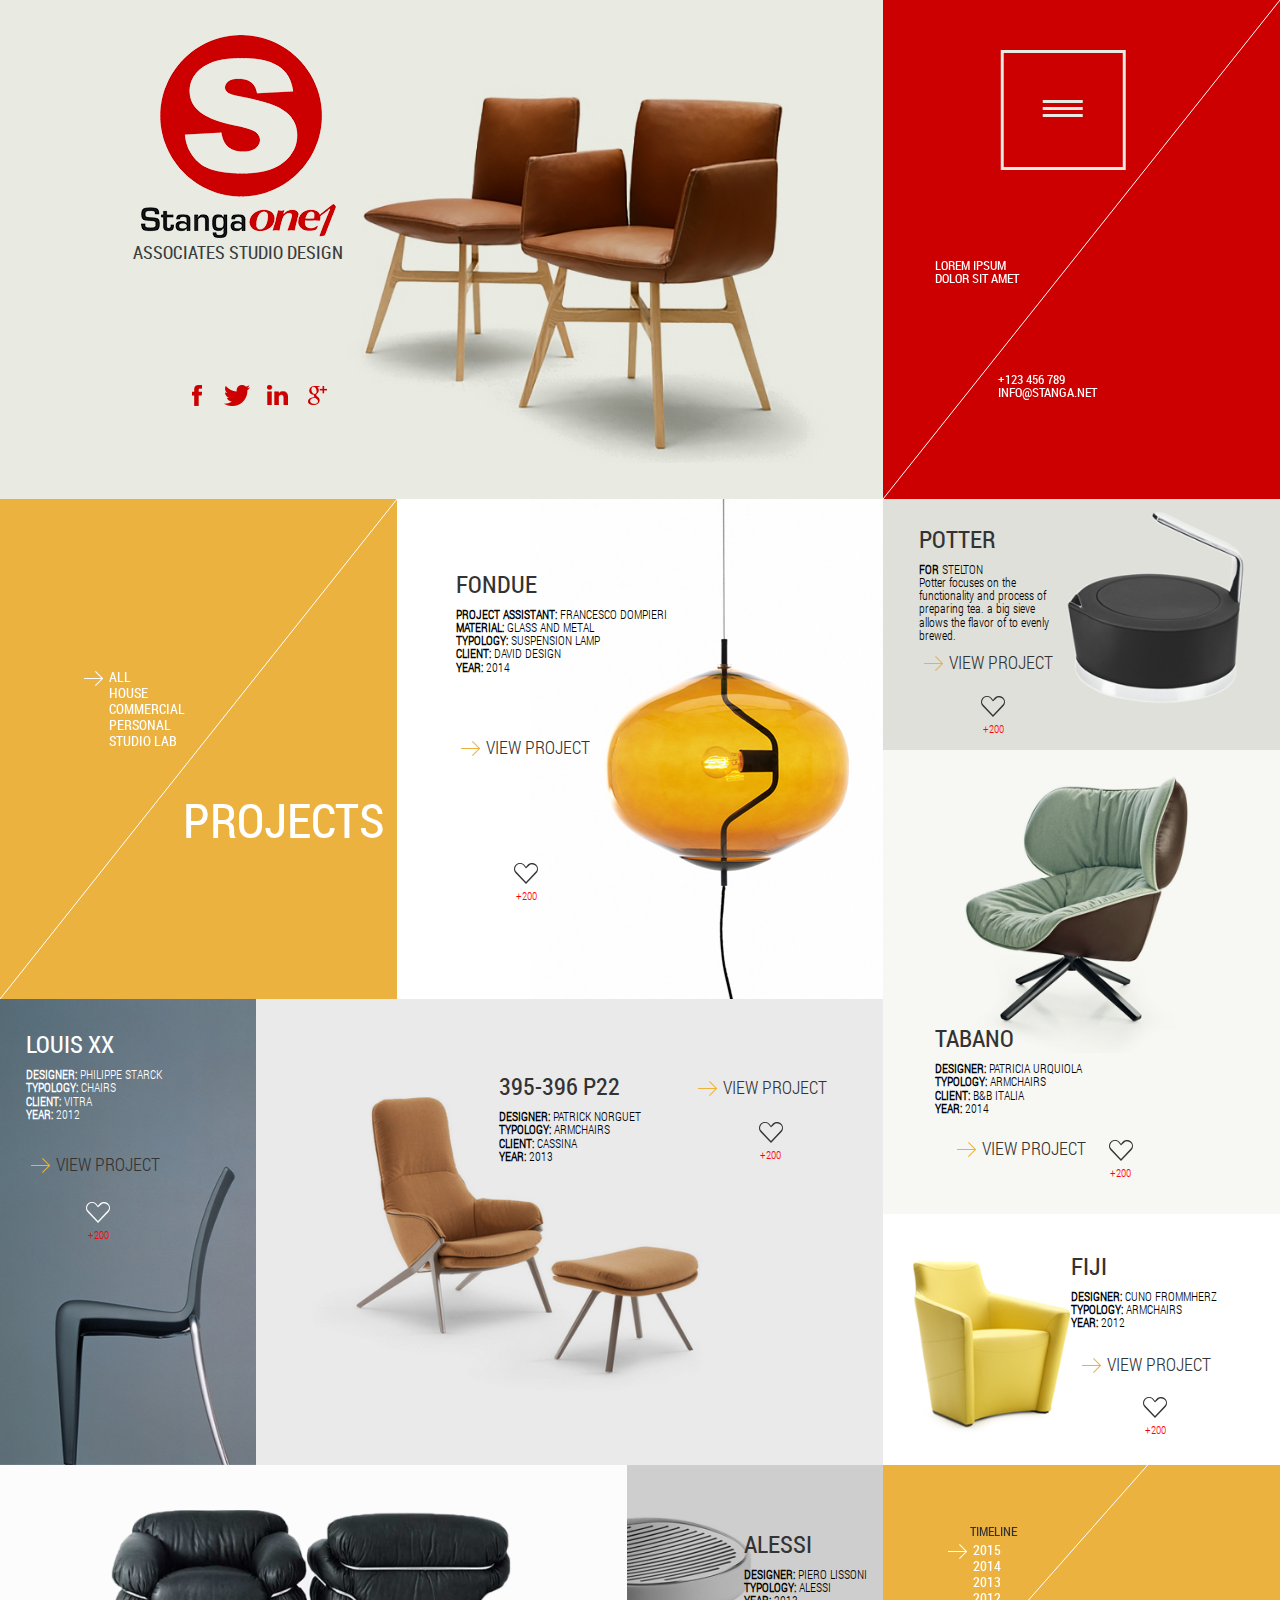
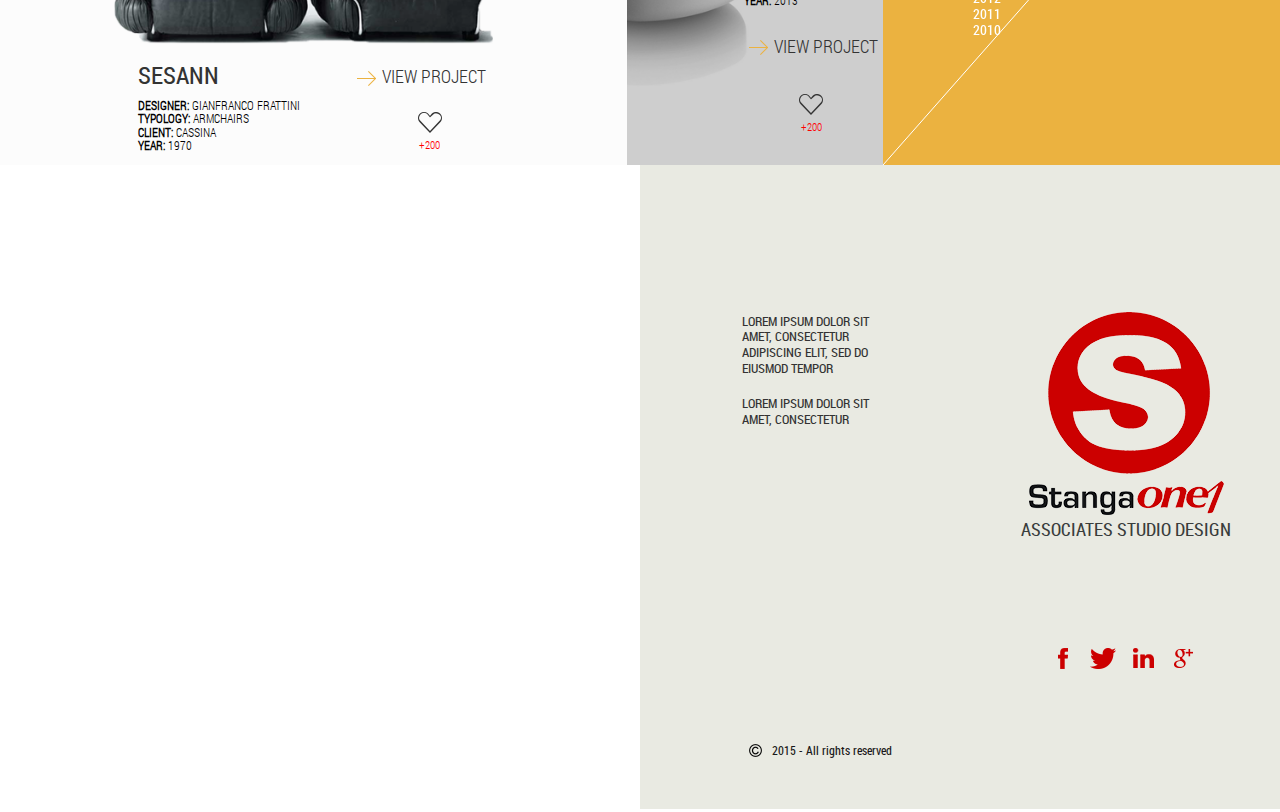
<file: HTML/FED_Responsive_Mid/index.html>
<!DOCTYPE html>

<html lang="en">
	<head>
	    <title>Welcome</title>
	    <meta charset="utf-8">
	    <meta name="viewport" content="width=device-width, initial-scale=1">

	    <link rel="stylesheet" href="css/styles.css">

	    <script src="js/jquery-1.11.3.min.js"></script>
	    <script src="https://ajax.googleapis.com/ajax/libs/jquery/1.11.3/jquery.min.js"></script>

	</head>

	<body>
		<div class="wrapper">
			<div class="row clearfix">
				<div class="col-2">
					<div class="section-1">
						<nav class="menu-section">
							<a href="#" class="buggur-menu"></a>
							<ul class="main-nav clearfix">
								<li><a href="#">home</a></li>
								<li><a href="#">projects</a></li> 
								<li><a href="#">studio</a></li>
								<li><a href="#">news</a></li>
								<li><a href="#">contact</a></li>
								<li class="close-btn"></li>
							</ul>
						</nav>

						<div class="flying-text top">
							<p>Lorem ipsum</p>
							<p>dolor sit amet</p>
						</div>
						<!-- <div class="line"></div> -->
						<canvas id="myCanvas1" class="myCanvas" rel-type="100"></canvas>
						<div class="flying-text bottom">
							<p>+123 456 789</p>
							<p>info@stanga.net</p>
						</div>
					</div>
				</div>

				<div class="col-1">
					<div class="row section-2 clearfix">
						<div class="content-box">
							<a href="#" class="logo">
								<img src="img/logo.png" alt="Stanga One1">
							</a>
							<h1>ASSOCIATES STUDIO DESIGN</h1>

							<div class="socials clearfix">
								<a href="http://www.facebook.com" class="social fb"></a>
								<a href="http://www.twitter.com" class="social twitter"></a>
								<a href="http://www.linkedin.com" class="social linkedin"></a>
								<a href="https://plus.google.com" class="social gplus"></a>
							</div>
						</div>
					</div>
				</div>
			</div>

			<div class="row clearfix">
				<div class="col-1">
					<div class="row clearfix">
						<div class="col section-3">
							<ul class="sub-nav clearfix">
								<li><a href="#">All</a></li>
								<li><a href="#">House</a></li>
								<li><a href="#">Commercial</a></li>
								<li><a href="#">Personal</a></li>
								<li><a href="#">Studio Lab</a></li>
							</ul>
							<!-- <div class="line"></div> -->
							<canvas id="myCanvas2" class="myCanvas" rel-type="100"></canvas>
							<h2>projects</h2>
						</div>

						<div class="col section-4">
							<div class="project-description clearfix">
								<div class="info-box">
									<h3>FONDUE</h3>
									<p><span class="bold">Project Assistant:</span> Francesco Dompieri</p>
									<p><span class="bold">Material:</span> Glass and Metal</p>
									<p><span class="bold">Typology:</span> Suspension lamp</p>
									<p><span class="bold">Client:</span> David Design</p>
									<p><span class="bold">Year:</span> 2014</p>
								</div>

								<div class="more-section">
									<a href="#" class="main-btn">view project</a>
									<a href="#" class="likes">+200</a>
								</div>
							</div>
						</div>
					</div>

					<div class="row clearfix">
						<div class="col section-5">
							<div class="project-description clearfix">
								<div class="info-box">
									<h3>louis xx</h3>
									<p><span class="bold">DESIGNER:</span> philippe starck </p>
									<p><span class="bold">Typology:</span> chairs</p>
									<p><span class="bold">Client:</span> vitra</p>
									<p><span class="bold">Year:</span> 2012</p>
								</div>

								<div class="more-section">
									<a href="#" class="main-btn">view project</a>
									<a href="#" class="likes">+200</a>
								</div>
							</div>
						</div>

						<div class="col section-6">
							<div class="project-description clearfix">
								<div class="info-box">
									<h3>395-396 P22</h3>
									<p><span class="bold">DESIGNER:</span> Patrick Norguet </p>
									<p><span class="bold">Typology:</span> ARMchairs</p>
									<p><span class="bold">Client:</span> Cassina</p>
									<p><span class="bold">Year:</span> 2013</p>
								</div>

								<div class="more-section">
									<a href="#" class="main-btn">view project</a>
									<a href="#" class="likes">+200</a>
								</div>
							</div>
						</div>
					</div>

					<div class="row clearfix">
						<div class="col section-7">
							<div class="project-description clearfix">
								<div class="info-box">
									<h3>Sesann</h3>
									<p><span class="bold">DESIGNER:</span> Gianfranco Frattini</p>
									<p><span class="bold">Typology:</span> armchairs</p>
									<p><span class="bold">Client:</span> cassina</p>
									<p><span class="bold">Year:</span> 1970</p>
								</div>

								<div class="more-section">
									<a href="#" class="main-btn">view project</a>
									<a href="#" class="likes">+200</a>
								</div>
							</div>
						</div>

						<div class="col section-8">
							<div class="project-description clearfix">
								<div class="info-box">
									<h3>Alessi</h3>
									<p><span class="bold">DESIGNER:</span> Piero Lissoni</p>
									<p><span class="bold">Typology:</span> Alessi</p>
									<p><span class="bold">Year:</span> 2013</p>
								</div>

								<div class="more-section">
									<a href="#" class="main-btn">view project</a>
									<a href="#" class="likes">+200</a>
								</div>
							</div>
						</div>
					</div>
				</div>

				<div class="col-2">
					<div class="section-9">
						<div class="project-description clearfix">
							<div class="info-box">
								<h3>potter</h3>
								<p><span class="bold">FOR</span>&nbsp;STELTON</p>
								<p>Potter focuses on the functionality and process of preparing tea. a big sieve allows the flavor of to evenly brewed.</p>
							</div>

							<div class="more-section">
								<a href="#" class="main-btn">view project</a>
								<a href="#" class="likes">+200</a>
							</div>
						</div>
					</div>

					<div class="section-10">
						<div class="project-description clearfix">
							<div class="info-box">
								<h3>tabano</h3>
								<p><span class="bold">DESIGNER:</span> PATRICIA URQUIOLA</p>
								<p><span class="bold">Typology:</span> Armchairs</p>
								<p><span class="bold">Client:</span> B&B ITALIA</p>
								<p><span class="bold">Year:</span> 2014</p>
							</div>

							<div class="more-section">
								<a href="#" class="main-btn">view project</a>
								<a href="#" class="likes">+200</a>
							</div>
						</div>
					</div>

					<div class="section-11">
						<div class="project-description clearfix">
							<div class="info-box">
								<h3>FIJI</h3>
								<p><span class="bold">DESIGNER:</span> Cuno Frommherz</p>
								<p><span class="bold">Typology:</span> armchairs</p>
								<p><span class="bold">Year:</span> 2012</p>
							</div>

							<div class="more-section">
								<a href="#" class="main-btn">view project</a>
								<a href="#" class="likes">+200</a>
							</div>
						</div>
					</div>

					<div class="section-12">
						<span class="flying-text">timeline</span>
						<ul class="sub-nav clearfix">
							<li><a href="#">2015</a></li>
							<li><a href="#">2014</a></li>
							<li><a href="#">2013</a></li>
							<li><a href="#">2012</a></li>
							<li><a href="#">2011</a></li>
							<li><a href="#">2010</a></li>
						</ul>
						<!-- <div class="line"></div> -->
						<canvas id="myCanvas3" class="myCanvas" rel-type="50" width="500px" height="500px"></canvas>
					</div>
				</div>
			</div>

			<div class="row clearfix">
				<div class="col section-13">
					<div class="content-box">
						<a href="#" class="logo">
							<img src="img/logo.png" alt="Stanga One1">
						</a>
						<h1>ASSOCIATES STUDIO DESIGN</h1>

						<div class="socials clearfix">
							<a href="http://www.facebook.com" class="social fb"></a>
							<a href="http://www.twitter.com" class="social twitter"></a>
							<a href="http://www.linkedin.com" class="social linkedin"></a>
							<a href="https://plus.google.com" class="social gplus"></a>
						</div>
					</div>
					<div class="flying-text">
						<p>
							Lorem ipsum dolor sit amet, consectetur adipiscing elit, sed do eiusmod tempor
						</p>

						<p>Lorem ipsum dolor sit amet, consectetur </p>
					</div>


					<p class="copyright-text">2015 - All rights reserved</p>
				</div>

				<div class="col section-14">
					<iframe src="https://www.google.com/maps/embed?pb=!1m18!1m12!1m3!1d106089.82207313826!2d-118.2261492810237!3d33.80439130381879!2m3!1f0!2f0!3f0!3m2!1i1024!2i768!4f13.1!3m3!1m2!1s0x80c2cae84099d759%3A0xa1003afac42a8faa!2z0JvQvtC90LMg0JHQuNC50YcsINCa0LDQu9C40YTQvtGA0L3QuNGPLCDQodGK0LXQtNC40L3QtdC90Lgg0YnQsNGC0Lg!5e0!3m2!1sbg!2sbg!4v1452593158606" width="100%" height="644px" frameborder="0" style="border:0" allowfullscreen></iframe>
				</div>

			</div>
		</div><!-- end of wrapper -->
	</body>
</html>

<script>

//Main navigation animation
	$(document).ready(function(){

    $(".buggur-menu").click(function(){
        $(".main-nav").show(500);
    });

    $(".close-btn").click(function(){
        $(".main-nav").hide(500);
    });

    $( window ).resize(function() {
    	drawCanvas(); // Функцията ще се изпълни, когато window-са се рисайзва
    });
    
    drawCanvas(); // Функцията ще се изпълни и когато window-са не се рисайзва
});

//Canvas
	function drawCanvas() {
		$.each($('.myCanvas'), function (ind, canvas)  {
			
			var parent = $($(canvas).parent()[0]).context;
			$(canvas).attr('width', parent.offsetWidth + 'px');
			$(canvas).attr('height', parent.offsetHeight + 'px');
			console.log(parent.offsetWidth + ' H: ' + parent.offsetHeight);
			// return;
			var ctx 	= canvas.getContext('2d');
			var cWidth 	= $(canvas).attr('rel-type') == 100 ? parent.offsetWidth : (parent.offsetWidth / 1.5); //canvas.width;
			var cHeight = parent.offsetHeight; //canvas.height;

			ctx.strokeStyle = "white";
			ctx.beginPath();
			ctx.moveTo(0, cHeight); // 1st point
			ctx.lineTo(cWidth, 0);
			ctx.stroke();
		});
	}

	// var x = document.querySelectorAll(".myCanvas");
	//x[0].style.backgroundColor = "yellow";
</script>
</file>
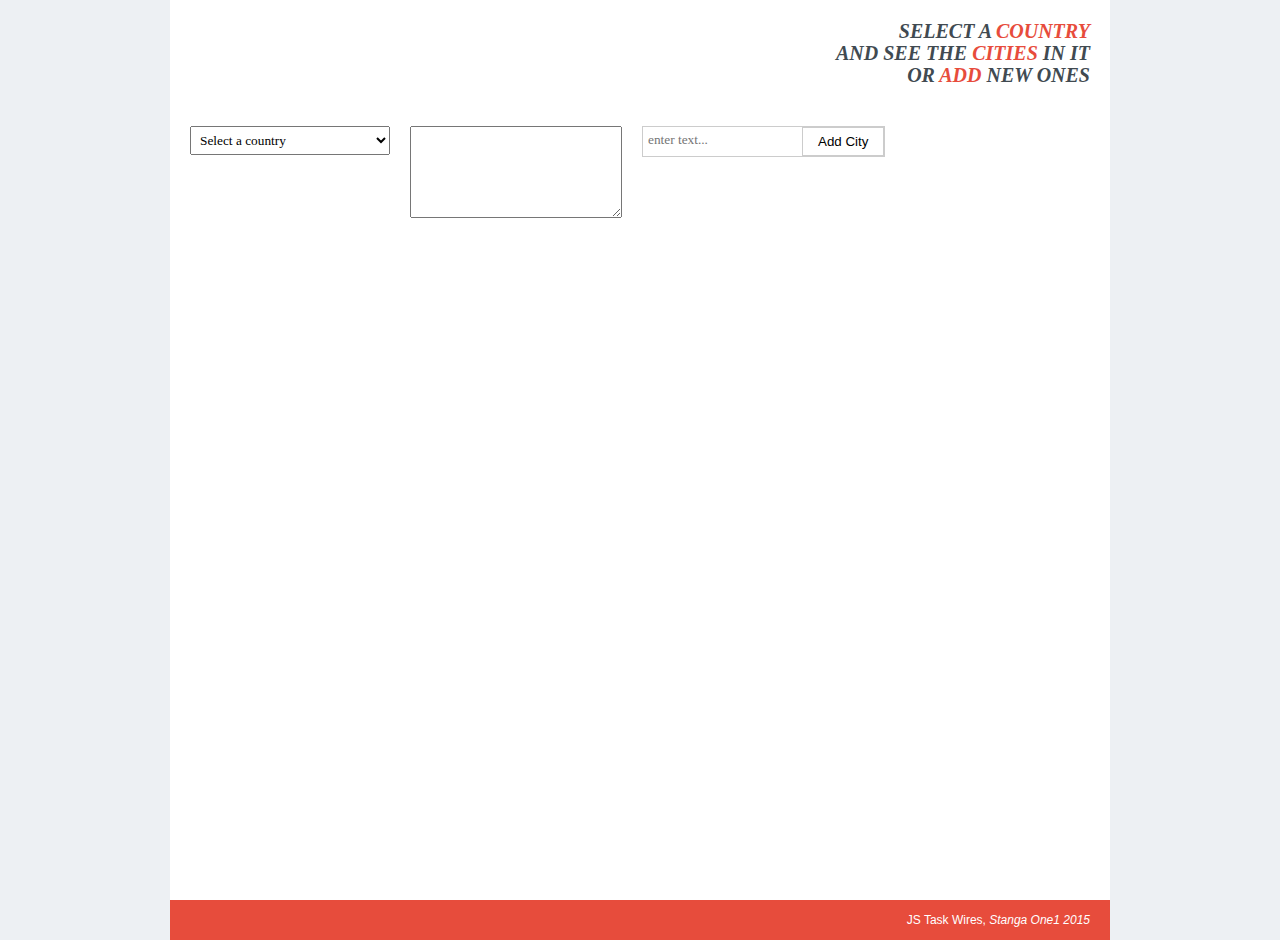
<file: JS/js-taks-wires/index.html>
<!DOCTYPE html>

<html lang="en">
	<head>
	    <title>Welcome</title>
	    <meta charset="utf-8">
	    <meta name="viewport" content="width=device-width">

	    <link rel="stylesheet" href="css/styles.css">
	    <link rel="stylesheet" href="css/mediaqueries.css">

	    <script src="js/libs/modernizr-2.6.2-respond-1.1.0.min.js"></script>

	</head>

	<body>
		<div class="wrapper">
			<header class="healine clearfix">
				<h1 class="bold italic">Select a <span onclick="modal-country">Country</span></h1>
				<h1 class="bold italic">and see the <span onclick="modal-cities">cities</span> in it</h1>
				<h1 class="bold italic">or <span onclick="modal-add">add</span> new ones</h1>
			</header>

			<section class="main-content clearfix">
				<select name="countries" id="ddl-country" onchange="onCountryChanged()">
					<option selected="selected">Select a country</option>
				</select>

				<textarea id="lst-cities" readonly="readonly" rows="5" cols="5"></textarea>

				<form method="POST" action="#" name="frm-add-new-city">
					<input type="text" name="txt-enter-city" value="" placeholder="enter text..." id="add-new-city">
					<input type="submit" onclick="onAddNewCity(); return false;" name="btn-enter-city" value="Add City">
				</form>
			</section>

			<section id="modal-msg" class="clearfix">
				<h2>Choose a country</h2>
				<img src="img/warning-icon.png" alt="Please select a country!">
				<p>Please select a country first!</p>
				<button id="modal-close" class="modal-close" onclick="onCloseModalMsg()">Ok, got it</button>
			</section>

			<div class="modal-overlay" id="modal-overlay" onclick="onCloseModalMsg()"></div>

		</div><!-- end of wrapper -->
		<footer>
			<p>JS Task Wires, <span class="italic">Stanga One1 2015</span></p>
		</footer>
	</body>
</html>


<script>
var dataObj = null;

function onCloseModalMsg() {

	//	modal window to be shown
	var	modalOverlay = document.getElementById("modal-overlay");
	var modalMessage = document.getElementById("modal-msg");
	//var modalClose = document.getElementById("modal-close");

	modalOverlay.style.visibility	= "hidden";
	modalMessage.style.visibility 	= "hidden";
	// modalClose.style.transitionDelay = "0s";
	// modalClose.style.webkitTransitionDelay = "0s";
}

function onAddNewCity() {
	var ddlCountries = document.getElementById("ddl-country");
    var selectedCountryIdx = ddlCountries.selectedIndex;

    if(selectedCountryIdx !== 0){
		var selectedCountry = ddlCountries.value;
	 	var newCity = document.getElementById('add-new-city').value;


	 	var countryCities = dataObj["cities"][selectedCountry];
	 	var existingCity = countryCities.indexOf(newCity);
	 	// alert(existingCity);

	 	if(newCity !==""  && existingCity == -1){
			dataObj["cities"][selectedCountry].push(newCity);

			var	newJsonData	= JSON.stringify( dataObj );
			window.localStorage.setItem( "jsonCountries", newJsonData );
			
			onCountryChanged();	//	reload country's cities.
	 	}
	 	return;
    }

	//	modal window to be shown
	var	modalOverlay = document.getElementById("modal-overlay");
	var modalMessage = document.getElementById("modal-msg");

	modalOverlay.style.visibility = "visible";
	modalMessage.style.visibility = "visible";
}

function loadCountries(){
	var	localData	= window.localStorage.getItem( "jsonCountries" );

	if( localData == null || localData == 'undefined' )
	{
		var request = new XMLHttpRequest();
		request.overrideMimeType("application/json");//	overides the http request mime type to json(default is plain-text)
		request.open('GET', 'js/countries_cities.json', true);
		request.onreadystatechange = function () {
	          if (request.readyState == 4 && request.status == "200") {
	            // Required use of an anonymous onCountriesLoaded as .open will NOT return a value but simply returns undefined in asynchronous mode
	            window.localStorage.setItem( "jsonCountries", request.responseText );
	            onCountriesLoaded(request.responseText);
	          }
	    };

	    request.send(null);	// No data needs to be sent along with the request.
	    return;
	}

	onCountriesLoaded( localData );
}

function onCountriesLoaded(countries){
	//console.log(countries);
	if( dataObj == null || dataObj == undefined ){
		dataObj = JSON.parse( countries );
	}

	var ddlCountries = document.getElementById("ddl-country");
	var lstCountries = dataObj.countries;

	for( var i = 0; i < lstCountries.length; i++ ){
		//console.log( lstCountries[i] );
		 var opt = lstCountries[i];
	     var lstOption = document.createElement("option");
	     lstOption.textContent = opt;
	     lstOption.value = opt;
	     ddlCountries.appendChild(lstOption);
	}
}

function onCountryChanged(){

	var ddlCountries = document.getElementById("ddl-country");
	var ddlCountriesCurrentIdx = ddlCountries.selectedIndex; // взима избрания индекс на страна в dropdown-а

	if(ddlCountriesCurrentIdx !== 0){ // ако има избрана страна, не сме на "Select country" option-a
		var selectedCountry = ddlCountries.value; // взима селектнатата страна, e.g. "Bulgaria"

		//var lstCities = dataObj.cities;
		var countryCities = dataObj["cities"][selectedCountry];
		var txtAreaCities = document.getElementById("lst-cities");
		var citiesFormatted = countryCities.join("\r\n");
		txtAreaCities.value = citiesFormatted;
	}
}

</script>

<script type="text/javascript">
	loadCountries();
</script>
</file>
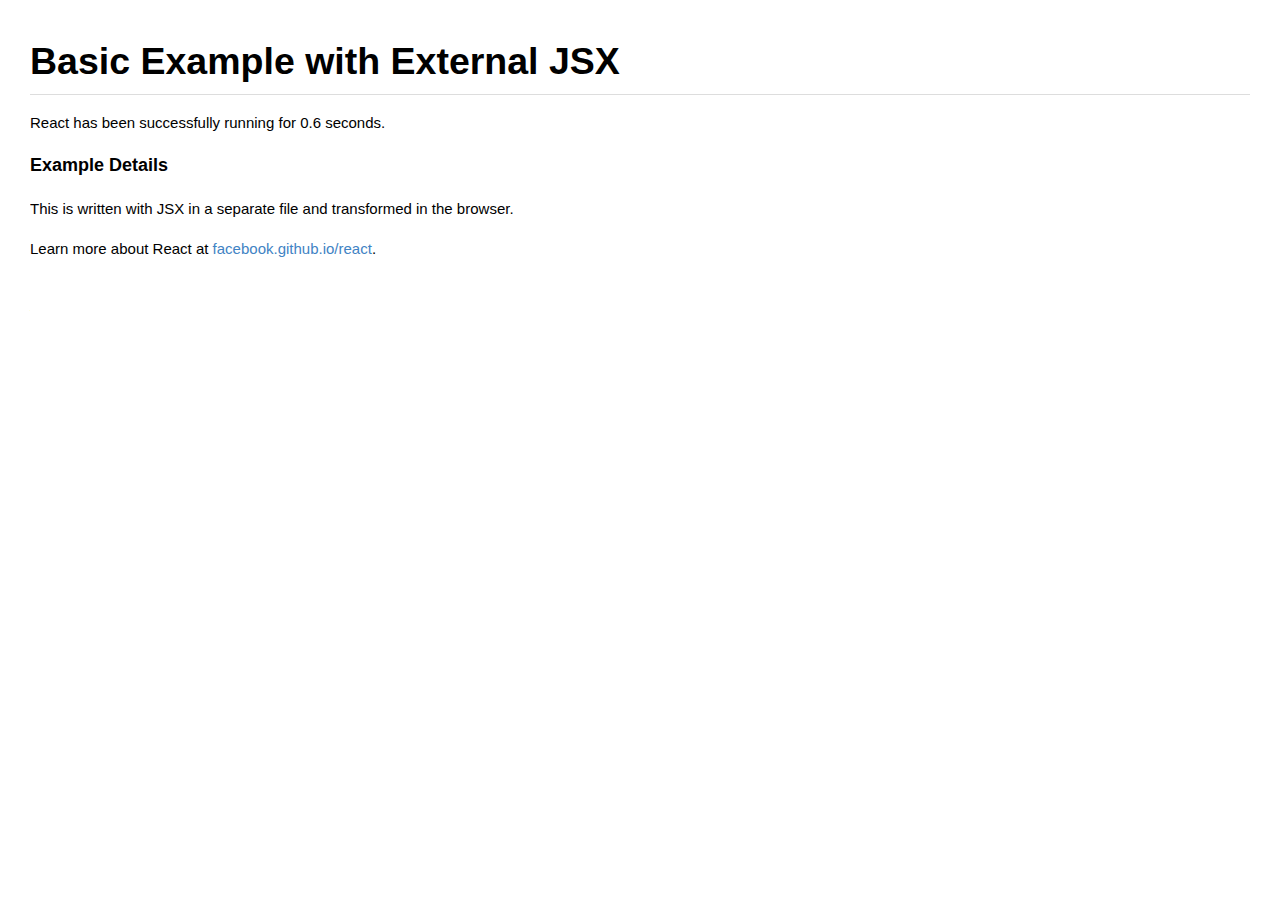
<file: JS/js-taks-wires/js/libs/react-0.13.1/examples/basic-jsx-external/index.html>
<!DOCTYPE html>
<html>
  <head>
    <meta http-equiv='Content-type' content='text/html; charset=utf-8'>
    <title>Basic Example with External JSX</title>
    <link rel="stylesheet" href="../shared/css/base.css" />
  </head>

  <body>
    <h1>Basic Example with External JSX</h1>
    <div id="container">
      <p>
        If you can see this, React is not working right. This is probably because you&apos;re viewing
        this on your file system instead of a web server. Try running
        <pre>
          python -m SimpleHTTPServer
        </pre>
        and going to <a href="http://localhost:8000/">http://localhost:8000/</a>.
      </p>
    </div>
    <h4>Example Details</h4>
    <p>This is written with JSX in a separate file and transformed in the browser.</p>
    <p>
      Learn more about React at
      <a href="http://facebook.github.io/react" target="_blank">facebook.github.io/react</a>.
    </p>
    <script src="../shared/thirdparty/es5-shim.min.js"></script>
    <script src="../shared/thirdparty/es5-sham.min.js"></script>
    <script src="../shared/thirdparty/console-polyfill.js"></script>
    <script src="../../build/react.js"></script>
    <script src="../../build/JSXTransformer.js"></script>
    <script type="text/jsx" src="example.js"></script>
  </body>
</html>
</file>
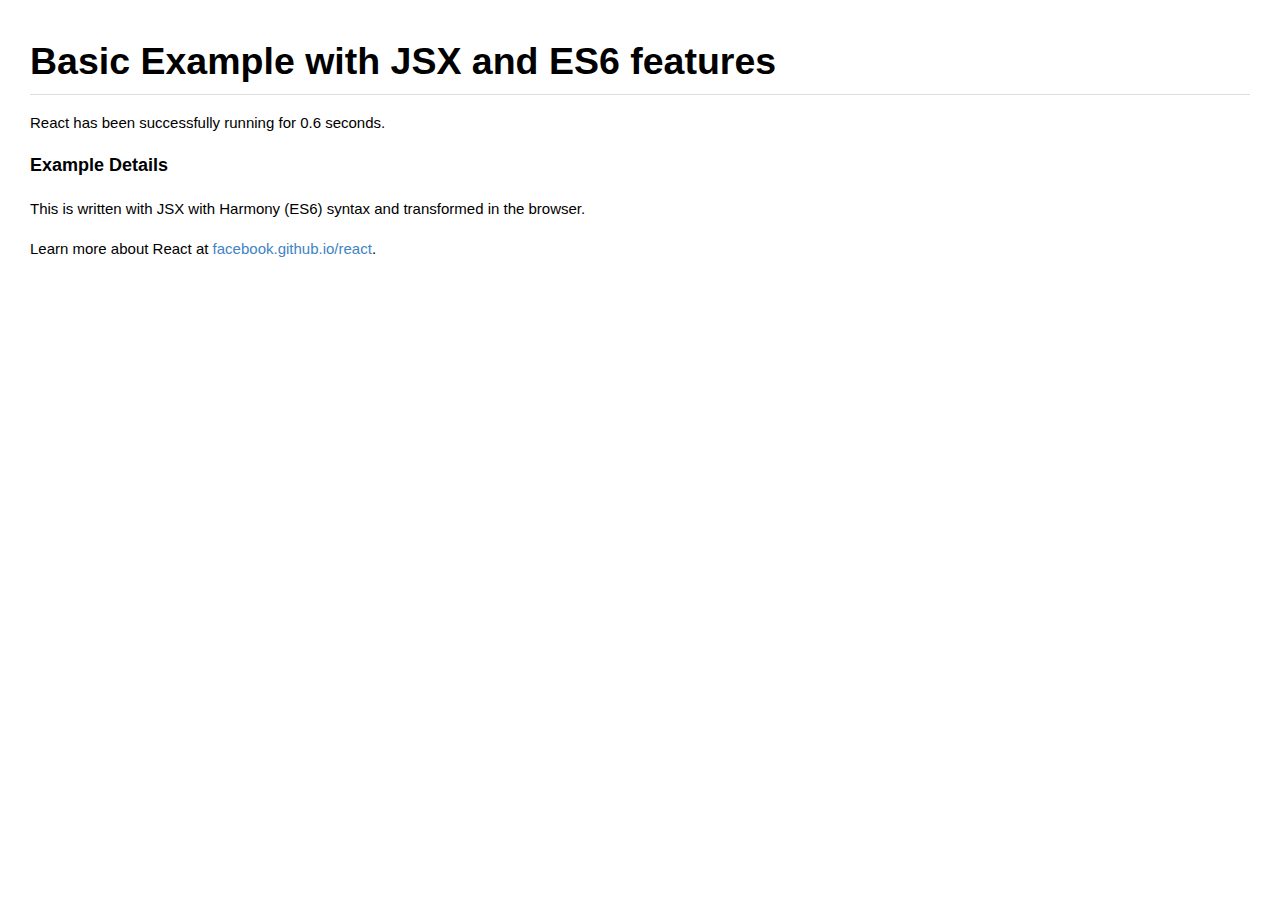
<file: JS/js-taks-wires/js/libs/react-0.13.1/examples/basic-jsx-harmony/index.html>
<!DOCTYPE html>
<html>
  <head>
    <meta http-equiv='Content-type' content='text/html; charset=utf-8'>
    <title>Basic Example with JSX and ES6 features</title>
    <link rel="stylesheet" href="../shared/css/base.css" />
  </head>
  <body>
    <h1>Basic Example with JSX and ES6 features</h1>
    <div id="container">
      <p>
        To install React, follow the instructions on
        <a href="http://www.github.com/facebook/react/">GitHub</a>.
      </p>
      <p>
        If you can see this, React is not working right.
        If you checked out the source from GitHub make sure to run <code>grunt</code>.
      </p>
    </div>
    <h4>Example Details</h4>
    <p>This is written with JSX with Harmony (ES6) syntax and transformed in the browser.<p>
    <p>
      Learn more about React at
      <a href="http://facebook.github.io/react" target="_blank">facebook.github.io/react</a>.
    </p>
    <script src="../../build/react.js"></script>
    <script src="../../build/JSXTransformer.js"></script>
    <script type="text/jsx;harmony=true">
      class ExampleApplication extends React.Component {
        render() {
          var elapsed = Math.round(this.props.elapsed  / 100);
          var seconds = elapsed / 10 + (elapsed % 10 ? '' : '.0' );
          var message =
            `React has been successfully running for ${seconds} seconds.`;

          return <p>{message}</p>;
        }
      }
      var start = new Date().getTime();
      setInterval(() => {
        React.render(
          <ExampleApplication elapsed={new Date().getTime() - start} />,
          document.getElementById('container')
        );
      }, 50);
    </script>
  </body>
</html>
</file>
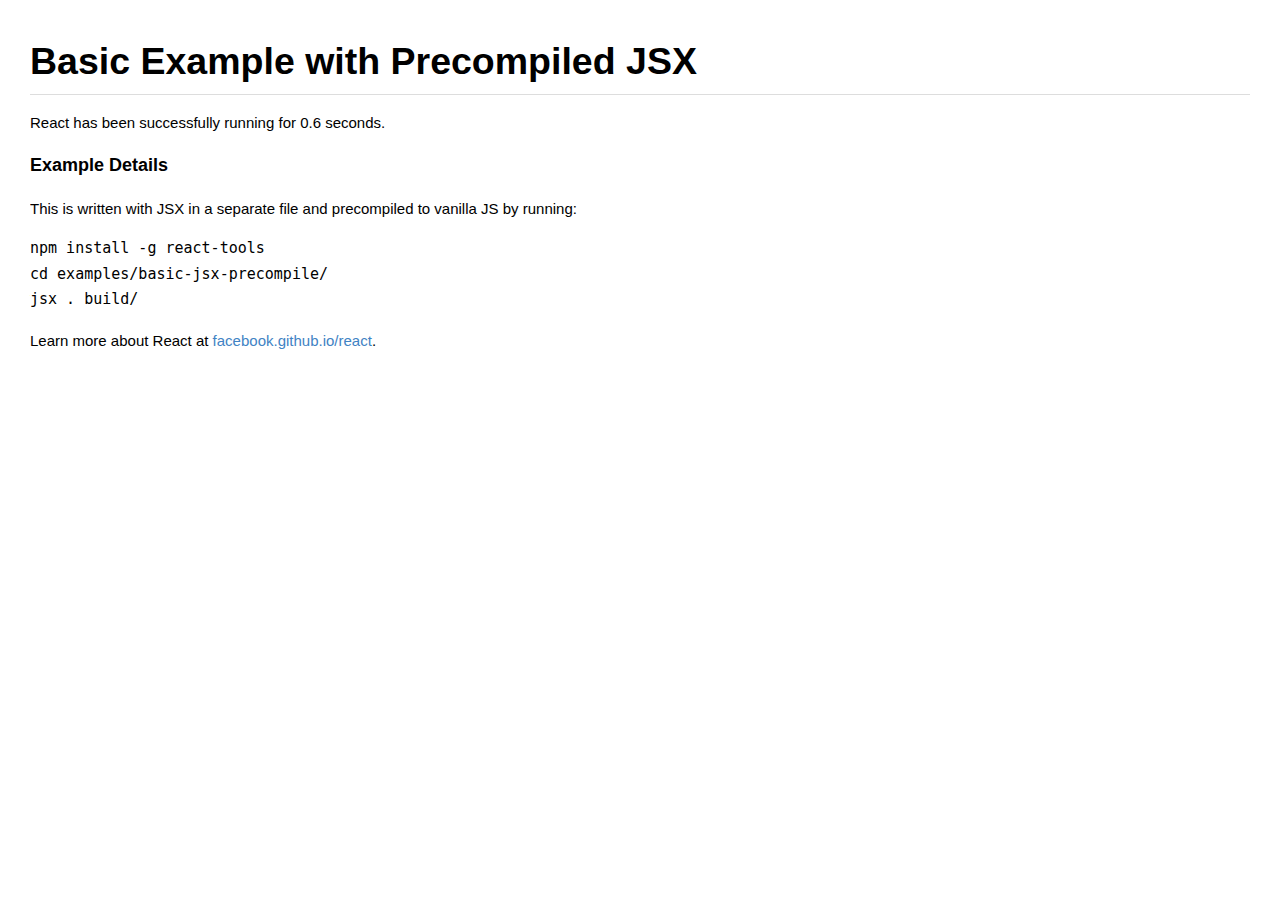
<file: JS/js-taks-wires/js/libs/react-0.13.1/examples/basic-jsx-precompile/index.html>
<!DOCTYPE html>
<html>
  <head>
    <meta http-equiv='Content-type' content='text/html; charset=utf-8'>
    <title>Basic Example with Precompiled JSX</title>
    <link rel="stylesheet" href="../shared/css/base.css" />
  </head>
  <body>
    <h1>Basic Example with Precompiled JSX</h1>
    <div id="container">
      <p>
        If you can see this, React is not running. Try running:
      </p>
      <pre>npm install -g react-tools
cd examples/basic-jsx-precompile/
jsx . build/</pre>
    </div>
    <h4>Example Details</h4>
    <p>This is written with JSX in a separate file and precompiled to vanilla JS by running:</p>
    <pre>npm install -g react-tools
cd examples/basic-jsx-precompile/
jsx . build/</pre>
    <p>
      Learn more about React at
      <a href="http://facebook.github.io/react" target="_blank">facebook.github.io/react</a>.
    </p>
    <script src="../shared/thirdparty/es5-shim.min.js"></script>
    <script src="../shared/thirdparty/es5-sham.min.js"></script>
    <script src="../shared/thirdparty/console-polyfill.js"></script>
    <script src="../../build/react.js"></script>
    <script src="build/example.js"></script>
  </body>
</html>
</file>
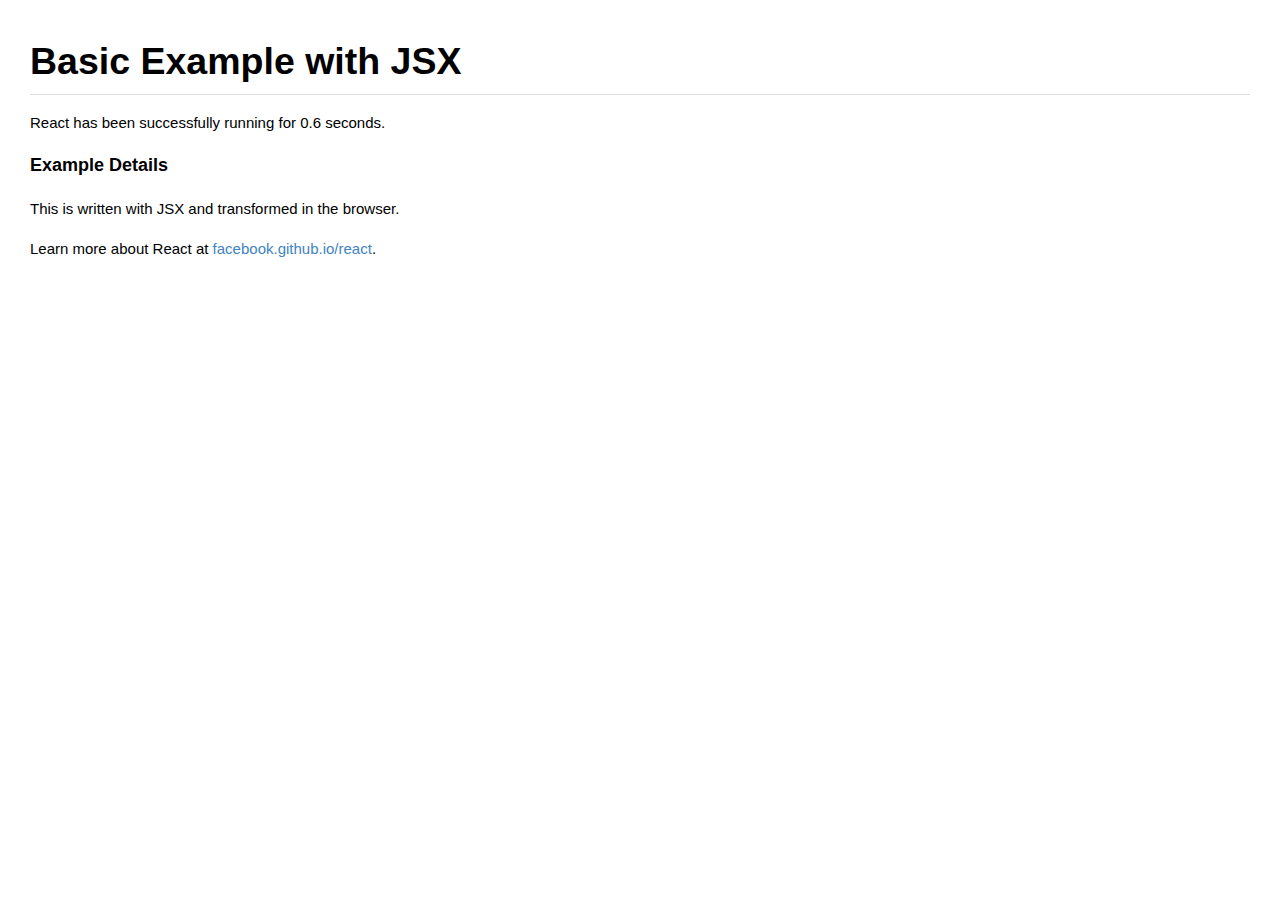
<file: JS/js-taks-wires/js/libs/react-0.13.1/examples/basic-jsx/index.html>
<!DOCTYPE html>
<html>
  <head>
    <meta http-equiv='Content-type' content='text/html; charset=utf-8'>
    <title>Basic Example with JSX</title>
    <link rel="stylesheet" href="../shared/css/base.css" />
  </head>
  <body>
    <h1>Basic Example with JSX</h1>
    <div id="container">
      <p>
        To install React, follow the instructions on
        <a href="http://www.github.com/facebook/react/">GitHub</a>.
      </p>
      <p>
        If you can see this, React is not working right.
        If you checked out the source from GitHub make sure to run <code>grunt</code>.
      </p>
    </div>
    <h4>Example Details</h4>
    <p>This is written with JSX and transformed in the browser.<p>
    <p>
      Learn more about React at
      <a href="http://facebook.github.io/react" target="_blank">facebook.github.io/react</a>.
    </p>
    <script src="../shared/thirdparty/es5-shim.min.js"></script>
    <script src="../shared/thirdparty/es5-sham.min.js"></script>
    <script src="../shared/thirdparty/console-polyfill.js"></script>
    <script src="../../build/react.js"></script>
    <script src="../../build/JSXTransformer.js"></script>
    <script type="text/jsx">
      var ExampleApplication = React.createClass({
        render: function() {
          var elapsed = Math.round(this.props.elapsed  / 100);
          var seconds = elapsed / 10 + (elapsed % 10 ? '' : '.0' );
          var message =
            'React has been successfully running for ' + seconds + ' seconds.';

          return <p>{message}</p>;
        }
      });
      var start = new Date().getTime();
      setInterval(function() {
        React.render(
          <ExampleApplication elapsed={new Date().getTime() - start} />,
          document.getElementById('container')
        );
      }, 50);
    </script>
  </body>
</html>
</file>
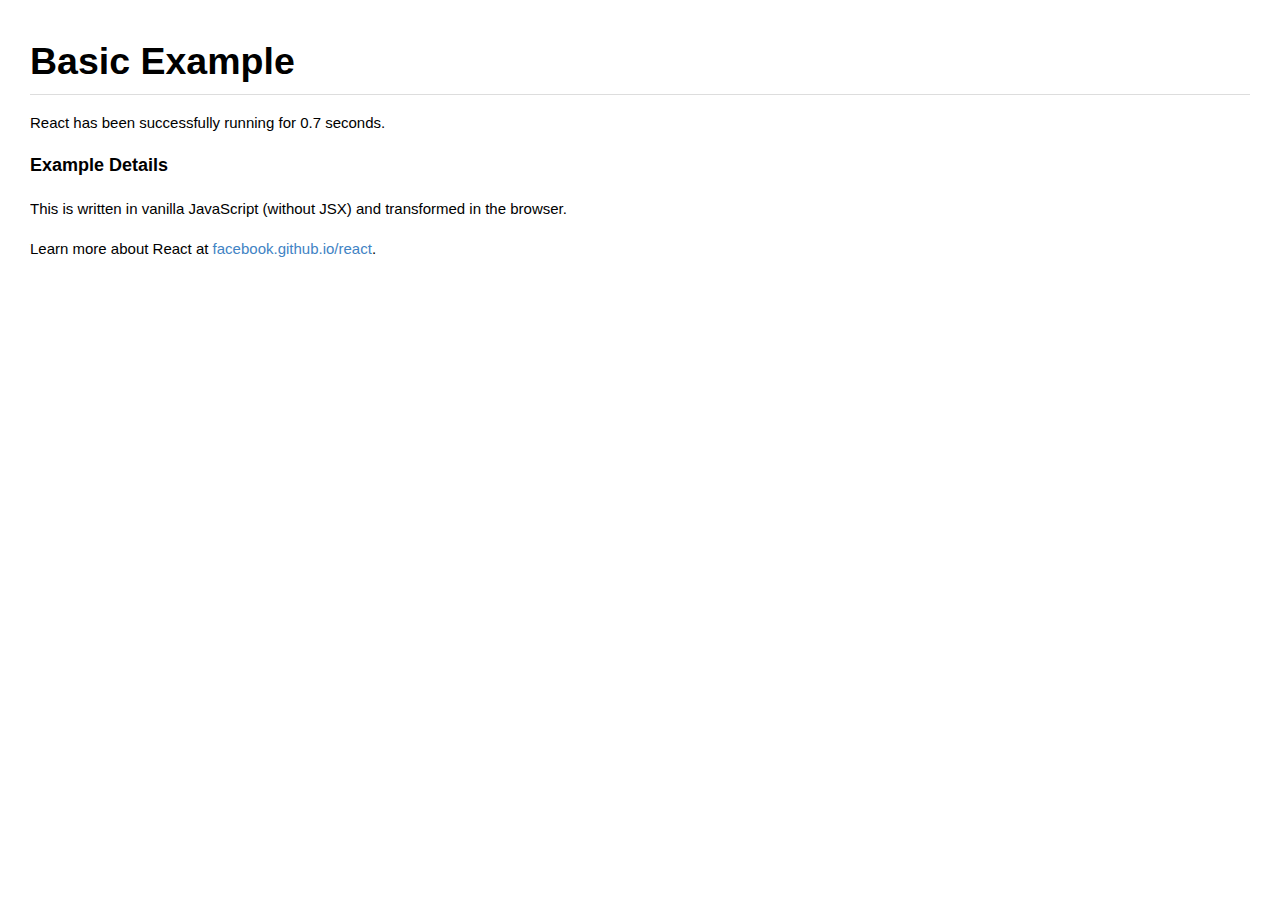
<file: JS/js-taks-wires/js/libs/react-0.13.1/examples/basic/index.html>
<!DOCTYPE html>
<html>
  <head>
    <meta http-equiv='Content-type' content='text/html; charset=utf-8'>
    <title>Basic Example</title>
    <link rel="stylesheet" href="../shared/css/base.css" />
  </head>
  <body>
    <h1>Basic Example</h1>
    <div id="container">
      <p>
        To install React, follow the instructions on
        <a href="http://www.github.com/facebook/react/">GitHub</a>.
      </p>
      <p>
        If you can see this, React is not working right.
        If you checked out the source from GitHub make sure to run <code>grunt</code>.
      </p>
    </div>
    <h4>Example Details</h4>
    <p>This is written in vanilla JavaScript (without JSX) and transformed in the browser.<p>
    <p>
      Learn more about React at
      <a href="http://facebook.github.io/react" target="_blank">facebook.github.io/react</a>.
    </p>
    <script src="../shared/thirdparty/es5-shim.min.js"></script>
    <script src="../shared/thirdparty/es5-sham.min.js"></script>
    <script src="../shared/thirdparty/console-polyfill.js"></script>
    <script src="../../build/react.js"></script>
    <script>
      var ExampleApplication = React.createClass({
        render: function() {
          var elapsed = Math.round(this.props.elapsed  / 100);
          var seconds = elapsed / 10 + (elapsed % 10 ? '' : '.0' );
          var message =
            'React has been successfully running for ' + seconds + ' seconds.';

          return React.DOM.p(null, message);
        }
      });

      // Call React.createFactory instead of directly call ExampleApplication({...}) in React.render
      var ExampleApplicationFactory = React.createFactory(ExampleApplication);

      var start = new Date().getTime();
      setInterval(function() {
        React.render(
          ExampleApplicationFactory({elapsed: new Date().getTime() - start}),
          document.getElementById('container')
        );
      }, 50);
    </script>
  </body>
</html>
</file>
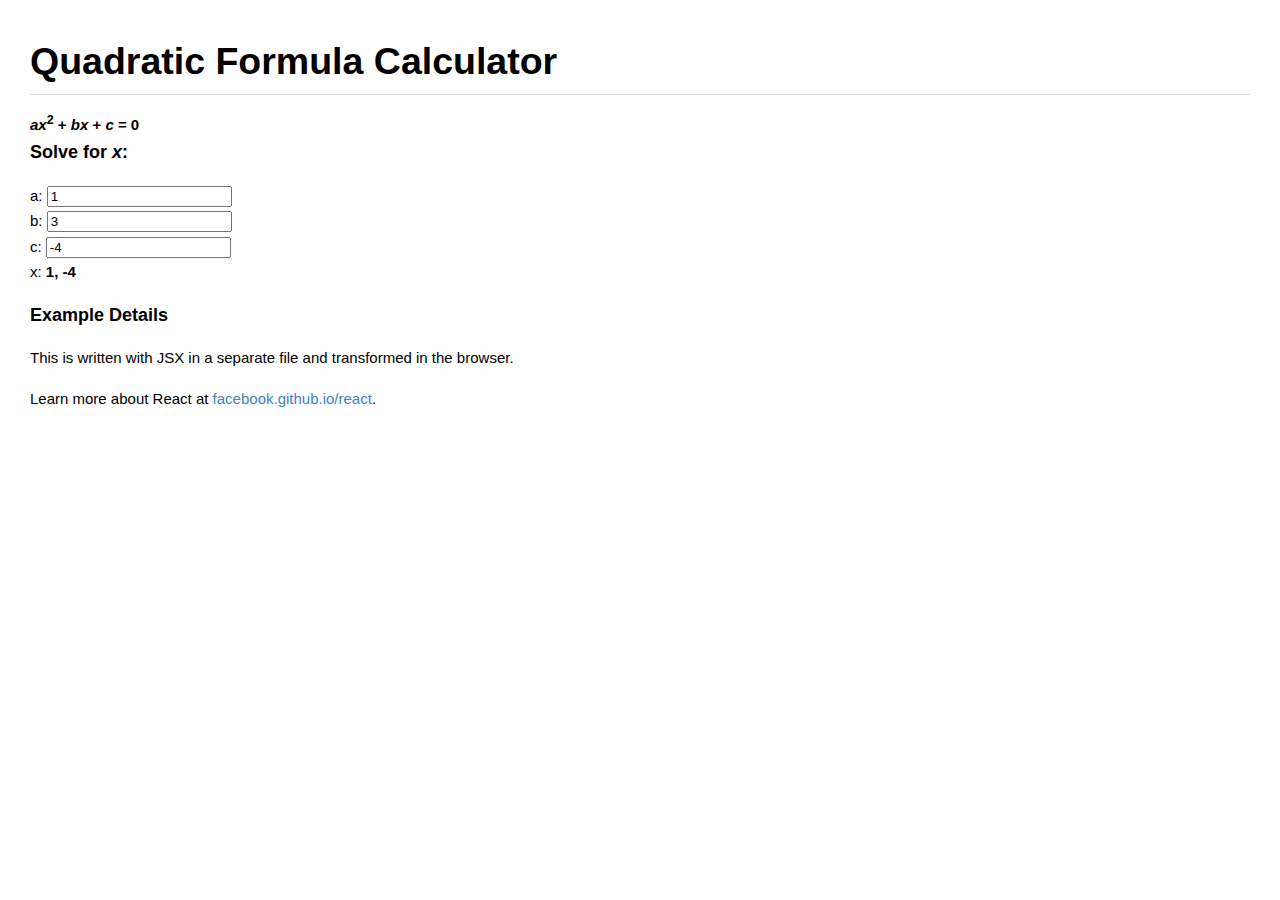
<file: JS/js-taks-wires/js/libs/react-0.13.1/examples/quadratic/index.html>
<!DOCTYPE html>
<html>
  <head>
    <meta http-equiv='Content-type' content='text/html; charset=utf-8'>
    <title>Quadratic Formula Calculator</title>
    <link rel="stylesheet" href="../shared/css/base.css" />
  </head>
  <body>
    <h1>Quadratic Formula Calculator</h1>
    <div id="container">
      <p>
        If you can see this, React is not working right. This is probably because you&apos;re viewing
        this on your file system instead of a web server. Try running
        <pre>
          python -m SimpleHTTPServer
        </pre>
        and going to <a href="http://localhost:8000/">http://localhost:8000/</a>.
      </p>
    </div>
    <h4>Example Details</h4>
    <p>This is written with JSX in a separate file and transformed in the browser.</p>
    <p>
      Learn more about React at
      <a href="http://facebook.github.io/react" target="_blank">facebook.github.io/react</a>.
    </p>
    <script src="../shared/thirdparty/es5-shim.min.js"></script>
    <script src="../shared/thirdparty/es5-sham.min.js"></script>
    <script src="../shared/thirdparty/console-polyfill.js"></script>
    <script src="../../build/react.js"></script>
    <script src="../../build/JSXTransformer.js"></script>
    <script type="text/jsx" src="example.js"></script>
  </body>
</html>
</file>
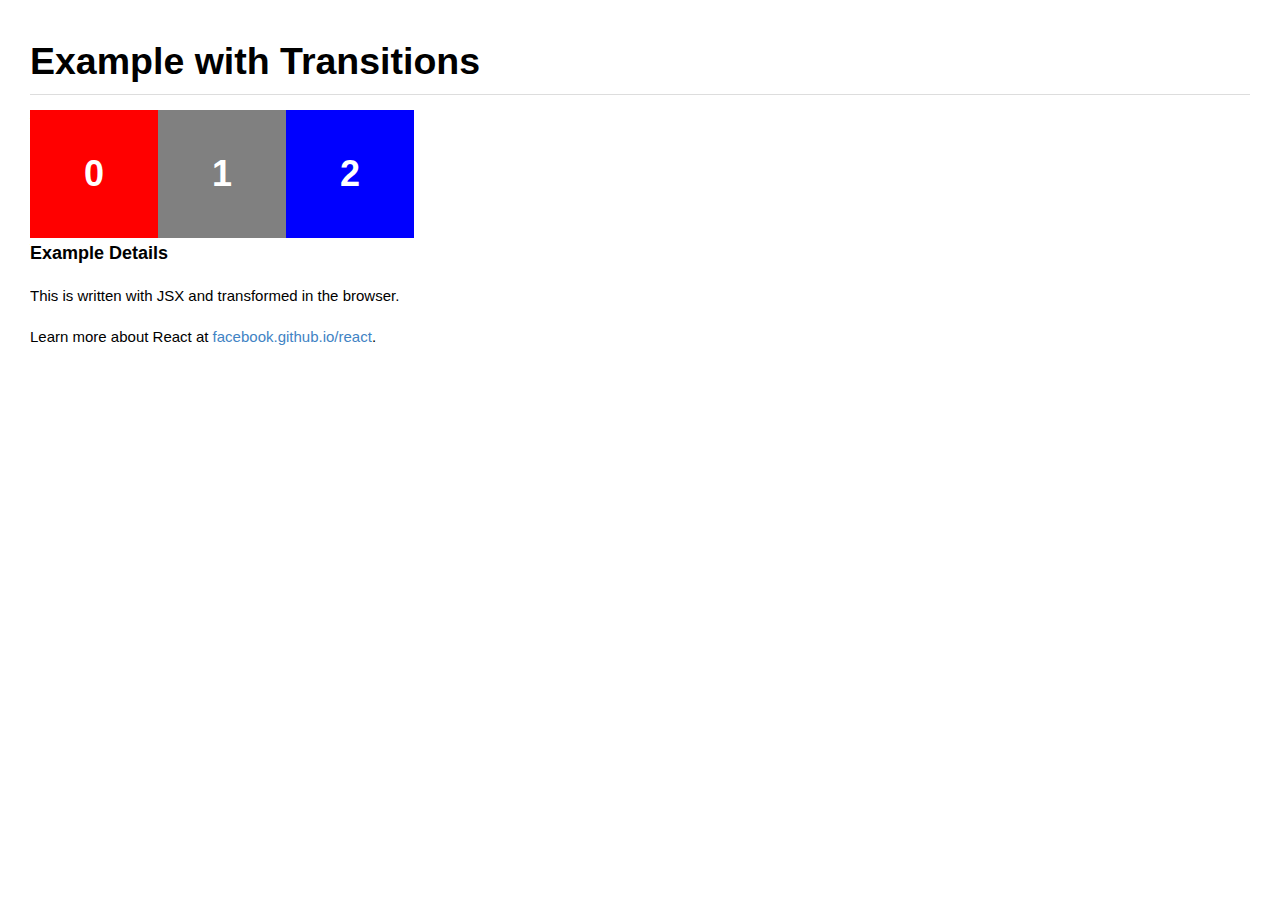
<file: JS/js-taks-wires/js/libs/react-0.13.1/examples/transitions/index.html>
<!DOCTYPE html>
<html>
  <head>
    <meta http-equiv='Content-type' content='text/html; charset=utf-8'>
    <title>Example with Transitions</title>
    <link rel="stylesheet" href="../shared/css/base.css" />
    <link rel="stylesheet" href="transition.css" />
  </head>
  <body>
    <h1>Example with Transitions</h1>
    <div id="container">
      <p>
        To install React, follow the instructions on
        <a href="http://www.github.com/facebook/react/">GitHub</a>.
      </p>
      <p>
        If you can see this, React is not working right.
        If you checked out the source from GitHub make sure to run <code>grunt</code>.
      </p>
    </div>
    <h4>Example Details</h4>
    <p>This is written with JSX and transformed in the browser.<p>
    <p>
      Learn more about React at
      <a href="http://facebook.github.io/react" target="_blank">facebook.github.io/react</a>.
    </p>
    <script src="../shared/thirdparty/es5-shim.min.js"></script>
    <script src="../shared/thirdparty/es5-sham.min.js"></script>
    <script src="../shared/thirdparty/console-polyfill.js"></script>
    <script src="../../build/react-with-addons.js"></script>
    <script src="../../build/JSXTransformer.js"></script>
    <script type="text/jsx">
      var CSSTransitionGroup = React.addons.CSSTransitionGroup;
      var INTERVAL = 2000;

      var AnimateDemo = React.createClass({
        getInitialState: function() {
          return {start: 0};
        },

        componentDidMount: function() {
          this.interval = setInterval(this.tick, INTERVAL);
        },

        componentWillUnmount: function() {
          clearInterval(this.interval);
        },

        tick: function() {
          this.setState({start: this.state.start + 1});
        },

        render: function() {
          var children = [];
          var pos = 0;
          var colors = ['red', 'gray', 'blue'];
          for (var i = this.state.start; i < this.state.start + 3; i++) {
            var style = {
              left: pos * 128,
              background: colors[i % 3]
            };
            pos++;
            children.push(<div key={i} className="animateItem" style={style}>{i}</div>);
          }
          return (
            <CSSTransitionGroup
              className="animateExample"
              transitionName="example">
              {children}
            </CSSTransitionGroup>
          );
        }
      });

      React.render(
        <AnimateDemo />,
        document.getElementById('container')
      );
    </script>
  </body>
</html>
</file>
<file: JS/js-taks-wires/css/styles.css>
/* =============================================================================
  HTML5 element display
========================================================================== */
article, aside, footer, header, hgroup, nav, section { display: block; }
audio, canvas, video { display: inline-block; *display: inline; *zoom: 1; }
audio:not([controls]) { display: none; }
[hidden] { display: none; }

/* =============================================================================
  Reset
========================================================================== */
html, body {
    height: 100%; 
    width: 100%;
    -webkit-text-size-adjust: 100%; 
    -ms-text-size-adjust: 100%;
    background-color: #edf0f3;
    color: #414a51;
    font-size: 14px;
    font-family: Century Gothic, Arial, Helvetica, sans-serif;
}

body, html, div, p, span, 
h1, h2, h3, h4, h5,
table, td, tr, th, 
ul, ol, li, dl, dt, dd, 
form, input, fieldset, label, legend, select, textarea,
a, img, pre, blockquote {
    margin: 0;
    padding: 0;
}

.clearfix:before, .clearfix:after {
    content: " ";
    display: table;
}
.clearfix:after {
    clear: both;
}
.clearfix {
    *zoom: 1;
}


a:link, a:active, a:visited, a:hover{
  color: #e74c3c;
  text-decoration: none;
  font-family: Century Gothic;
}

li{
  list-style: none;
}

.bold{
  font-family: bold;
}

.italic{
  font-style: italic;
}


.wrapper{
  width: 940px;
  height: 100%;
  margin: 0 auto;
  background-color: #FFFFFF;
}

/* ------------------------------------
  =============== HEADER ==============
-------------------------------------*/
header{
  padding: 20px;
}

.healine h1{
  line-height: 22px;
  text-align: right;
  font-size: 20px;
  font-family: Century Gothic;
  text-transform: uppercase;
}

  .healine h1 span{
    color: #e74c3c;
    text-decoration: none;
    font-family: Century Gothic;
    cursor: pointer;
  }

/* ------------------------------------
  ============== CONTENT ==============
-------------------------------------*/
.main-content{
  padding: 20px;
  z-index: 0;
}

.main-content #ddl-country,
.main-content #add-new-city,
.main-content textarea{
  float: left;
  width: 200px;
  outline: none;
  margin-right: 20px;
  padding: 5px;
  font-family: Century Gothic;
}

.main-content form[name="frm-add-new-city"]{
  float: left;
  border: 1px solid #cccccc;
}

.main-content #add-new-city{
  width: 150px;
  border: none;
}

.main-content input[name="btn-enter-city"], 
.modal-close{
  margin-left: -21px;
  padding: 6px 15px;

  cursor: pointer;
  outline: none;

  /*font-size: 0.8em;*/
  border: 1px solid #cccccc;
  background-color: transparent;
}

/*.main-content input[name="btn-enter-city"]{
  -webkit-transition: all 0.3s linear;
  -moz-transition: all 0.3s linear;
  -ms-transition: all 0.3s linear;
  -o-transition: all 0.3s linear;
  transition: all 0.3s linear;
}

  .main-content .btn-enter-city-effect{
    margin-left: -69%;
  }*/


/*  MODAL WINDOW  */
.modal-overlay{
  position: fixed;
  width: 100%;
  height: 100%;
  visibility: hidden;
  top: 0;
  left: 0;
  z-index: 1;
  background-color: rgba(143,27,15,0.8);

  -webkit-transition: all 0.3s;
  -moz-transition: all 0.3s;
  -ms-transition: all 0.3s;
  -o-transition: all 0.3s;
  transition: all 0.3s;
}

#modal-msg{
  position: fixed;
  top: 50%;
  left: 50%;
  width: 50%;
  max-width: 630px;
  min-width: 320px;
  height: auto;
  z-index: 2;
  visibility: hidden;
  backface-visibility: hidden;

  color: #FFFFFF;
  text-align: center;
  background-color: #e74c3c;



  -webkit-transform: translateX(-50%) translateY(-50%);
  -moz-transform: translateX(-50%) translateY(-50%);
  -ms-transform: translateX(-50%) translateY(-50%);
  -o-transform: translateX(-50%) translateY(-50%);
     transform: translateX(-50%) translateY(-50%);

  -webkit-border-radius: 3px;
  -moz-border-radius: 3px;
  -ms-border-radius: 3px;
  -o-border-radius: 3px;
  border-radius: 3px;
}

  #modal-msg h2{
    padding: 10px;
    background-color: rgba(0,0,0,0.1);
  }

  #modal-msg img{
    float: left;
    width: 10%;
    height: 10%;
    margin: 4% -16% auto 10%;
  }

  #modal-msg p{
    padding: 7% 0%;
    font-size: 1.5em;
  }

  #modal-msg button{
    margin-bottom: 5%;
    color: #FFFFFF;
    font-size: 14px;
    border: 1px solid white;
    background-color: #c0392b;
   -webkit-transition: all 0.5s ease-in-out;
       moz-transition: all 0.5s ease-in-out;
       -ms-transition: all 0.5s ease-in-out;
        -o-transition: all 0.5s ease-in-out;
           transition: all 0.5s ease-in-out;
  }

  #modal-msg button:hover{
    color: #c0392b;
    border-color: #c0392b;
    background-color: #FFFFFF;
  }

.modal-show{
  visibility: visible;
}

/* ------------------------------------
  =============== FOOTER ==============
-------------------------------------*/
footer{
  width: 940px;
  position: relative;
  left: 50%;
  padding: 10px;
  margin-left: -470px;
  box-sizing: border-box;

  color: #FFFFFF;
  text-align: right;
  font-size: 12px;
  line-height: 20px;
  background-color: #e74c3c;
}

footer p{
  padding-right: 10px;
}
</file>
<file: JS/js-taks-wires/css/mediaqueries.css>
@media (max-width: 770px) {

	.wrapper{
		width: auto;
		height: 100%;
	}

	.healine h1{
		text-align: center;
	}

	footer{
		width: 100%;
		left: 50;
		margin-left: -50%;
	}

	footer p{
		text-align: center;
	}

	.main-content #ddl-country,
	.main-content textarea{
		float: none;
		display: block;
		margin: 10px 0px;
	}

	.main-content #txt-enter-city{
		display: inline-block;
	}

	#modal-msg img{
		margin-top: -38px;
	}
	
}
</file>
<file: JS/js-taks-wires/js/libs/react-0.13.1/examples/shared/css/base.css>
body {
  background: #fff;
  font-family: "Helvetica Neue", Helvetica, Arial, sans-serif;;
  font-size: 15px;
  line-height: 1.7;
  margin: 0;
  padding: 30px;
}

a {
  color: #4183c4;
  text-decoration: none;
}

a:hover {
  text-decoration: underline;
}

code {
  background-color: #f8f8f8;
  border: 1px solid #ddd;
  border-radius: 3px;
  font-family: "Bitstream Vera Sans Mono", Consolas, Courier, monospace;
  font-size: 12px;
  margin: 0 2px;
  padding: 0px 5px;
}

h1, h2, h3, h4 {
  font-weight: bold;
  margin: 0 0 15px;
  padding: 0;
}

h1 {
  border-bottom: 1px solid #ddd;
  font-size: 2.5em;
  font-weight: bold;
  margin: 0 0 15px;
  padding: 0;
}

h2 {
  border-bottom: 1px solid #eee;
  font-size: 2em;
}

h3 {
  font-size: 1.5em;
}

h4 {
  font-size: 1.2em;
}

p, ul {
  margin: 15px 0;
}

ul {
  padding-left: 30px;
}
</file>
<file: JS/js-taks-wires/js/libs/react-0.13.1/examples/transitions/transition.css>
.example-enter,
.example-leave {
  -webkit-transition: all .25s;
  transition: all .25s;
}

.example-enter,
.example-leave.example-leave-active {
  opacity: 0.01;
}

.example-leave.example-leave-active {
  margin-left: -128px;
}

.example-enter {
  margin-left: 128px;
}

.example-enter.example-enter-active,
.example-leave {
  margin-left: 0;
  opacity: 1;
}

.animateExample {
  display: block;
  height: 128px;
  position: relative;
  width: 384px;
}

.animateItem {
  color: white;
  font-size: 36px;
  font-weight: bold;
  height: 128px;
  line-height: 128px;
  position: absolute;
  text-align: center;
  -webkit-transition: all .25s; /* TODO: make this a move animation */
  transition: all .25s; /* TODO: make this a move animation */
  width: 128px;
}
</file>
<file: HTML/FED_Responsive_Mid/css/styles.css>
/*

HTML5 CSS Reset
Based on Eric Meyer's CSS Reset
and html5doctor.com HTML5 Reset

Copyright (c) 2011 736 Computing Services Limited
Released under the MIT license. http://opensource.736cs.com/licenses/mit

*/
html,
body,
div,
span,
applet,
object,
iframe,
h1,
h2,
h3,
h4,
h5,
h6,
p,
blockquote,
pre,
a,
abbr,
acronym,
address,
big,
cite,
code,
del,
dfn,
em,
font,
img,
ins,
kbd,
q,
s,
samp,
small,
strike,
strong,
sub,
sup,
tt,
var,
b,
i,
center,
dl,
dt,
dd,
ol,
ul,
li,
fieldset,
form,
label,
legend,
table,
caption,
tbody,
tfoot,
thead,
tr,
th,
td,
article,
aside,
audio,
canvas,
details,
figcaption,
figure,
footer,
header,
hgroup,
mark,
menu,
meter,
nav,
output,
progress,
section,
summary,
time,
video {
  margin: 0;
  padding: 0;
  border: 0;
  outline: 0;
  font-size: 100%;
  vertical-align: baseline;
  background: transparent;
}
html {
  height: 100%;
  font-size: 16px;
}
body {
  height: 100%;
  line-height: 1;
}
article,
aside,
dialog,
figure,
footer,
header,
hgroup,
nav,
section,
blockquote {
  display: block;
}
nav ul {
  list-style: none;
}
ol {
  list-style: decimal;
}
ul {
  list-style: none;
}
ul ul {
  list-style: circle;
}
blockquote,
q {
  quotes: none;
}
blockquote:before,
blockquote:after,
q:before,
q:after {
  content: '';
  content: none;
}
ins {
  text-decoration: underline;
}
del {
  text-decoration: line-through;
}
mark {
  background: none;
}
abbr[title],
dfn[title] {
  border-bottom: 1px dotted #000;
  cursor: help;
}
/* tables still need 'cellspacing="0"' in the markup */
table {
  border-collapse: collapse;
  border-spacing: 0;
}
hr {
  display: block;
  height: 1px;
  border: 0;
  border-top: 1px solid #ccc;
  margin: 1em 0;
  padding: 0;
}
input[type="submit"],
input[type="button"],
button {
  padding: 0;
  margin: 0;
}
input,
select,
a img {
  vertical-align: middle;
}
input {
  -webkit-appearance: none;
  border-radius: 0;
  outline: none;
}
a,
a:active,
a:visited,
a:hover {
  text-decoration: none;
}
.clearfix:before,
.clearfix:after {
  content: " ";
  display: table;
}
.clearfix:after {
  clear: both;
}
.clearfix {
  *zoom: 1;
}
.touch-fix-hack {
  -ms-touch-action: none;
  -webkit-tap-highlight-color: rgba(0, 0, 0, 0);
  -webkit-touch-callout: none;
  -webkit-user-select: none;
  -moz-user-select: none;
  -ms-user-select: none;
  user-select: none;
  -webkit-text-size-adjust: none;
  -moz-text-size-adjust: none;
  -ms-text-size-adjust: none;
  -o-text-size-adjust: none;
  text-size-adjust: none;
}
/* Micro ClearFix Mixin */
.clearfix {
  zoom: 1;
}
.clearfix:before,
.clearfix:after {
  content: "";
  display: table;
}
.clearfix:after {
  clear: both;
}
@font-face {
  font-family: 'Roboto-Regular';
  src: url('../fonts/roboto/Roboto-Regular.eot');
  src: url('../fonts/roboto/Roboto-Regular?#iefix') format('embedded-opentype'), url('../fonts/roboto/Roboto-Regular.woff') format('woff'), url('../fonts/roboto/Roboto-Regular.ttf') format('truetype'), url('../fonts/roboto/Roboto-Regular.svg#roboto') format('svg');
  font-weight: normal;
  font-style: normal;
}
@font-face {
  font-family: 'RobotoCondensed-Regular';
  src: url('../fonts/RobotoCondensed-Regular/RobotoCondensed-Regular.eot');
  src: url('../fonts/RobotoCondensed-Regular/RobotoCondensed-Regular?#iefix') format('embedded-opentype'), url('../fonts/RobotoCondensed-Regular/RobotoCondensed-Regular.woff') format('woff'), url('../fonts/RobotoCondensed-Regular/RobotoCondensed-Regular.ttf') format('truetype'), url('../fonts/RobotoCondensed-Regular/RobotoCondensed-Regular.svg#roboto') format('svg');
  font-weight: normal;
  font-style: normal;
}
@font-face {
  font-family: 'RobotoCondensed-Light';
  src: url('../fonts/RobotoCondensed-Light/robotocondensed-light.eot');
  src: url('../fonts/RobotoCondensed-Light/robotocondensed-light?#iefix') format('embedded-opentype'), url('../fonts/RobotoCondensed-Light/robotocondensed-light.woff') format('woff'), url('../fonts/RobotoCondensed-Light/robotocondensed-light.ttf') format('truetype'), url('../fonts/RobotoCondensed-Light/robotocondensed-light.svg#roboto') format('svg');
  font-weight: normal;
  font-style: normal;
}
.wrapper {
  width: 100%;
  max-width: 1499px;
  margin: 0 auto;
}
.row {
  width: 100%;
}
[class*='section-'] {
  background-size: contain;
}
.col-1,
.col-2 {
  float: left;
}
.col-1 {
  width: 69%;
}
.col-2 {
  width: 31%;
  float: right;
  position: relative;
}
.bold {
  font-weight: bold;
}
#myCanvas {
  padding: 0;
  margin: 0;
  width: 464px;
  height: 499px;
}
/*//////////////////////////////////
			Common styles
///////////////////////////////////*/
h1,
h2,
h3 {
  font-weight: normal;
  text-transform: uppercase;
  font-family: "RobotoCondensed-Regular";
}
h1 {
  color: #393d3c;
  font-size: 18px;
  text-align: center;
}
h2 {
  color: #ffffff;
  font-size: 48px;
}
h3 {
  color: #333333;
  font-size: 24px;
}
.line {
  position: absolute;
  top: -49%;
  left: 63%;
  height: 172%;
  z-index: 0;
  -webkit-transform: rotate(43deg);
  -moz-transform: rotate(43deg);
  -ms-transform: rotate(43deg);
  -o-transform: rotate(43deg);
  transform: rotate(43deg);
  border: 1px solid #ffffff;
}
li a {
  line-height: 2;
  color: #ffffff;
  text-transform: uppercase;
  font-size: 14px;
  font-family: 'Roboto-Regular';
}
li a:hover {
  color: #000000;
}
.sub-nav {
  position: absolute;
  top: 33%;
  left: 20%;
  text-align: left;
  max-width: 40%;
}
.sub-nav:before {
  content: "";
  float: left;
  width: 30px;
  height: 30px;
  background: url("../img/arrow-white.png") no-repeat;
}
.sub-nav li {
  margin-left: 30px;
}
.sub-nav li:first-of-type {
  padding-top: 5px;
}
.sub-nav li a {
  line-height: 1;
  font-family: "RobotoCondensed-Regular";
}
.socials {
  width: 100%;
  margin: 35% 33% auto;
}
.socials .social {
  display: inline-block;
  width: 30px;
  height: 30px;
  margin-left: 6px;
}
.socials .fb {
  background: url("../img/fb.png") no-repeat;
}
.socials .gplus {
  background: url("../img/gplus.png") no-repeat;
}
.socials .linkedin {
  background: url("../img/linkedin.png") no-repeat;
}
.socials .twitter {
  background: url("../img/twitter.png") no-repeat;
}
.flying-text {
  max-width: 135px;
  position: absolute;
  line-height: 1;
  color: #ffffff;
  font-size: 13px;
  font-weight: normal;
  font-family: "RobotoCondensed-Regular";
  text-transform: uppercase;
  text-align: left;
}
.project-description {
  text-transform: uppercase;
  font-family: 'RobotoCondensed-Light';
}
.project-description .info-box {
  float: left;
}
.project-description .info-box p {
  line-height: 1.1;
  font-size: 12px;
}
.project-description .info-box p:first-of-type {
  padding-top: 12px;
}
.project-description .more-section {
  float: left;
  text-align: center;
}
.project-description .more-section .main-btn {
  display: block;
  line-height: 1.5;
  color: #333333;
  font-size: 18px;
  text-transform: uppercase;
}
.project-description .more-section .main-btn:before {
  content: "";
  vertical-align: middle;
  display: inline-block;
  width: 30px;
  height: 30px;
  background: url("../img/arrow-yellow.png") no-repeat;
}
.project-description .more-section .likes {
  display: inline-block;
  text-align: center;
  line-height: 1.5;
  color: #ff0000;
  font-size: 11px;
  font-family: 'RobotoCondensed-Light';
}
.project-description .more-section .likes:before {
  content: "";
  width: 30px;
  height: 30px;
  display: block;
  margin: 0 auto;
  text-align: center;
  background: url("../img/heart_black.png") no-repeat;
}
.content-box {
  width: 40%;
  float: left;
  margin: 4% 7%;
}
.content-box img {
  width: 100%;
}
.logo {
  width: 195px;
  height: 195px;
  display: block;
  margin: 0 auto 13px;
}
.logo img {
  width: 100%;
  height: auto;
}
/*//////////////////////////////////
			Left column 
///////////////////////////////////*/
.section-2 {
  height: 499px;
  position: relative;
  background: url("../img/home_01.png") no-repeat #e9eae2 right center;
  background-size: contain;
}
.section-3 {
  width: 45%;
  height: 500px;
  float: left;
  position: relative;
  background-color: #ebb240;
}
.section-3 h2 {
  position: absolute;
  bottom: 31%;
  left: 46%;
  color: #ffffff;
}
.section-4 {
  width: 55%;
  height: 500px;
  float: left;
  background: url("../img/home_02.png") no-repeat center right;
}
.section-4 .project-description {
  margin-top: 15%;
  margin-left: 12%;
}
.section-4 .project-description .info-box,
.section-4 .project-description .more-section {
  float: none;
}
.section-4 .project-description .more-section {
  text-align: left;
}
.section-4 .project-description .more-section .main-btn {
  margin-top: 14%;
}
.section-4 .project-description .more-section .likes {
  margin-top: 22%;
  margin-left: 13%;
}
.section-5 {
  width: 29%;
  height: 466px;
  float: left;
  position: relative;
  background: url("../img/home_05.png") no-repeat;
  background-size: 100% 100%;
}
.section-5 .project-description,
.section-5 h3,
.section-5 .main-btn {
  color: #ffffff;
}
.section-5 .project-description {
  margin-top: 13%;
  margin-left: 10%;
}
.section-5 .project-description .info-box,
.section-5 .project-description .more-section {
  float: none;
}
.section-5 .project-description .more-section {
  text-align: left;
}
.section-5 .project-description .more-section .main-btn {
  margin-top: 30px;
}
.section-5 .project-description .more-section .likes {
  margin-top: 7%;
  margin-left: 25%;
}
.section-5 .project-description .more-section .likes:before {
  background: url("../img/heart_white.png") no-repeat;
}
.section-6 {
  width: 71%;
  height: 466px;
  float: left;
  position: relative;
  background: url("../img/home_06.png") no-repeat #eaeaea left center;
  background-size: contain;
}
.section-6 .project-description {
  float: right;
  padding-top: 12%;
  padding-right: 9%;
  -webkit-box-sizing: border-box;
  -moz-box-sizing: border-box;
  box-sizing: border-box;
}
.section-6 .project-description .more-section {
  margin-left: 52px;
}
.section-6 .project-description .more-section .likes {
  float: right;
  margin-right: 41px;
  margin-top: 13px;
}
.section-7 {
  width: 71%;
  height: 300px;
  float: left;
  position: relative;
  background: url("../img/home_08.png") no-repeat center center #fcfcfc;
  background-size: contain;
}
.section-7 .project-description {
  position: absolute;
  bottom: 4%;
  left: 22%;
  -webkit-box-sizing: border-box;
  -moz-box-sizing: border-box;
  box-sizing: border-box;
}
.section-7 .project-description .more-section {
  margin-left: 52px;
}
.section-7 .project-description .more-section .likes {
  float: right;
  margin-right: 41px;
  margin-top: 13px;
}
.section-8 {
  width: 29%;
  height: 300px;
  float: left;
  position: relative;
  background: url("../img/home_09.png") no-repeat #cecece;
  background-size: contain;
}
.section-8 .project-description {
  float: right;
  margin-top: 26%;
  margin-right: 2%;
}
.section-8 .project-description .info-box,
.section-8 .project-description .more-section {
  float: none;
}
.section-8 .project-description .more-section .main-btn,
.section-8 .project-description .more-section .likes {
  margin-top: 26px;
}
.section-14 {
  width: 50%;
  height: 644px;
  float: left;
}
.section-13 {
  float: right;
  width: 50%;
  height: 644px;
  position: relative;
  color: #333333;
  background-color: #e9eae2;
}
.section-13 .content-box {
  float: right;
  margin: 23% 4% 0 0;
}
.section-13 .socials {
  margin: 43% 18% auto;
}
.section-13 .flying-text {
  top: 20%;
  left: 16%;
  line-height: 1.2;
  color: #333333;
}
.section-13 .flying-text p {
  padding-top: 20px;
}
.section-13 .copyright-text {
  position: absolute;
  bottom: 8%;
  left: 17%;
  color: #191919;
  font-size: 12px;
  font-family: "RobotoCondensed-Regular";
}
.section-13 .copyright-text:before {
  content: "";
  float: left;
  width: 13px;
  height: 13px;
  padding-left: 10px;
  background: url("../img/copyright.png") no-repeat;
}
/*//////////////////////////////////
			Right column 
///////////////////////////////////*/
.section-1 {
  height: 499px;
  position: relative;
  background-color: #cc0000;
}
.section-1 .menu-section {
  position: relative;
  z-index: 3;
}
.section-1 .menu-section .buggur-menu {
  position: absolute;
  top: 50px;
  left: 50%;
  -webkit-transform: translate(-65%, 0px);
  -moz-transform: translate(-65%, 0px);
  -ms-transform: translate(-65%, 0px);
  -o-transform: translate(-65%, 0px);
  transform: translate(-65%, 0px);
  width: 125px;
  height: 120px;
  background: url("../img/burger_menu.png") no-repeat;
}
.section-1 .menu-section .close-btn {
  float: right;
  width: 30px;
  height: 33px;
  cursor: pointer;
  background: url("../img/close_icon.png") no-repeat 30% 67%;
}
.section-1 .menu-section .main-nav {
  display: none;
  position: fixed;
  z-index: 3;
  top: 50px;
  right: 12%;
  -webkit-transform: translate(13%, 0%);
  -moz-transform: translate(13%, 0%);
  -ms-transform: translate(13%, 0%);
  -o-transform: translate(13%, 0%);
  transform: translate(13%, 0%);
  background-color: #f8c255;
}
.section-1 .menu-section .main-nav li {
  float: left;
  display: inline-block;
  padding: 46px 35px;
  -webkit-box-sizing: border-box;
  -moz-box-sizing: border-box;
  box-sizing: border-box;
}
.section-1 .menu-section .main-nav li a {
  float: left;
}
.section-1 .top {
  top: 52%;
  left: 13%;
}
.section-1 .bottom {
  bottom: 20%;
  left: 29%;
}
.section-9 {
  height: 251px;
  position: relative;
  background: url("../img/home_03.png") no-repeat #dfe0d9;
  background-size: contain;
}
.section-9 .project-description {
  max-width: 45%;
  padding-top: 7%;
  padding-left: 9%;
  -webkit-box-sizing: border-box;
  -moz-box-sizing: border-box;
  box-sizing: border-box;
}
.section-9 .project-description .info-box {
  text-transform: none;
}
.section-9 .project-description .more-section .main-btn {
  margin-top: 5%;
}
.section-9 .project-description .more-section .likes {
  margin-top: 9%;
  margin-left: 11%;
}
.section-10 {
  height: 464px;
  position: relative;
  background: url("../img/home_04.png") no-repeat top center #f7f7f3;
  background-size: contain;
}
.section-10 .project-description {
  position: absolute;
  bottom: 7%;
  left: 13%;
}
.section-10 .project-description .more-section {
  float: left;
  margin-left: 17px;
  margin-top: 20px;
}
.section-10 .project-description .more-section .main-btn {
  float: left;
}
.section-10 .project-description .more-section .likes {
  float: left;
  margin-left: 20px;
}
.section-11 {
  height: 251px;
  position: relative;
  background: url("../img/home_07.png") no-repeat left center;
  background-size: contain;
}
.section-11 .project-description {
  float: right;
  margin: 10% 16% 0 0;
}
.section-11 .project-description .info-box,
.section-11 .project-description .more-section {
  float: none;
}
.section-11 .project-description .more-section {
  margin: 15% auto 0 auto;
}
.section-11 .project-description .more-section .likes {
  margin: 7% -16% 0 0;
}
.section-12 {
  height: 300px;
  position: relative;
  background-color: #ebb240;
}
.section-12 .flying-text {
  top: 20%;
  left: 22%;
  color: #333333;
}
.section-12 .sub-nav {
  top: 24%;
  left: 15%;
}
.section-12 .line {
  left: 40%;
}
@media screen and (max-width: 1240px) {
  .page-wrapper {
    max-width: 1240px;
  }
  .row:first-of-type .col-1 {
    width: 60%;
  }
  .row:first-of-type .col-2 {
    width: 40%;
    float: right;
  }
  .col-1,
  .col-2 {
    width: 100%;
  }
  .col-2 {
    float: left;
  }
  .section-4 .project-description .more-section .likes {
    margin-top: 10%;
  }
  .section-7 {
    width: 60%;
  }
  .section-8 {
    width: 40%;
  }
  .section-8 .project-description {
    margin-top: 15%;
    margin-right: 15%;
  }
  .section-9,
  .section-10 {
    float: left;
    width: 50%;
    height: 464px;
    overflow: hidden;
  }
  .section-9 {
    background-position-x: center;
    background-position-y: 25%;
  }
  .section-9 .project-description {
    padding-top: 23%;
  }
  .section-11 {
    float: left;
    width: 60%;
    height: 340px;
  }
  .section-12 {
    float: left;
    width: 40%;
    height: 340px;
  }
  .section-12 .flying-text {
    left: 19%;
  }
  .section-12 .sub-nav {
    left: 12%;
  }
}
@media screen and (max-width: 1024px) {
  .page-wrapper {
    max-width: 1024px;
  }
  .row:first-of-type .col-1 {
    width: 100%;
  }
  .row:first-of-type .col-2 {
    width: 100%;
    float: right;
  }
  .section-1 {
    height: 200px;
  }
  .section-1 .menu-section .buggur-menu {
    left: auto;
    right: 0;
  }
  .section-1 #myCanvas1 {
    display: none;
  }
  .section-1 .top {
    top: 35%;
    left: 13%;
  }
  .section-1 .bottom {
    bottom: 30%;
    left: 13%;
  }
  .section-13 .content-box {
    float: none;
    width: 70%;
    margin: 20% auto 0 auto;
    text-align: center;
  }
  .section-13 .socials {
    margin: 15% auto 0 auto;
  }
  .section-13 .flying-text {
    position: static;
    max-width: 60%;
    margin: 0 auto;
    text-align: center;
  }
}
@media screen and (max-width: 960px) {
  .page-wrapper {
    max-width: 960px;
  }
  .content-box {
    margin: 4%;
  }
  .socials {
    margin: 35% 15% auto;
  }
  .section-3,
  .section-4,
  .section-7,
  .section-8,
  .section-11,
  .section-12 {
    width: 100%;
  }
  .section-6 {
    background-position-y: 100%;
  }
  .section-8 .project-description {
    margin-top: 10%;
    margin-right: 25%;
  }
  .section-8 .project-description .info-box,
  .section-8 .project-description .more-section {
    float: left;
  }
  .section-8 .project-description .more-section {
    margin-left: 35px;
  }
}
@media screen and (max-width: 480px) {
  h2 {
    font-size: 40px;
  }
  .page-wrapper {
    max-width: 480px;
  }
  [class*='section-'] {
    width: 100%;
  }
  .section-8 .project-description .info-box,
  .section-8 .project-description .more-section {
    float: none;
  }
}
</file>
